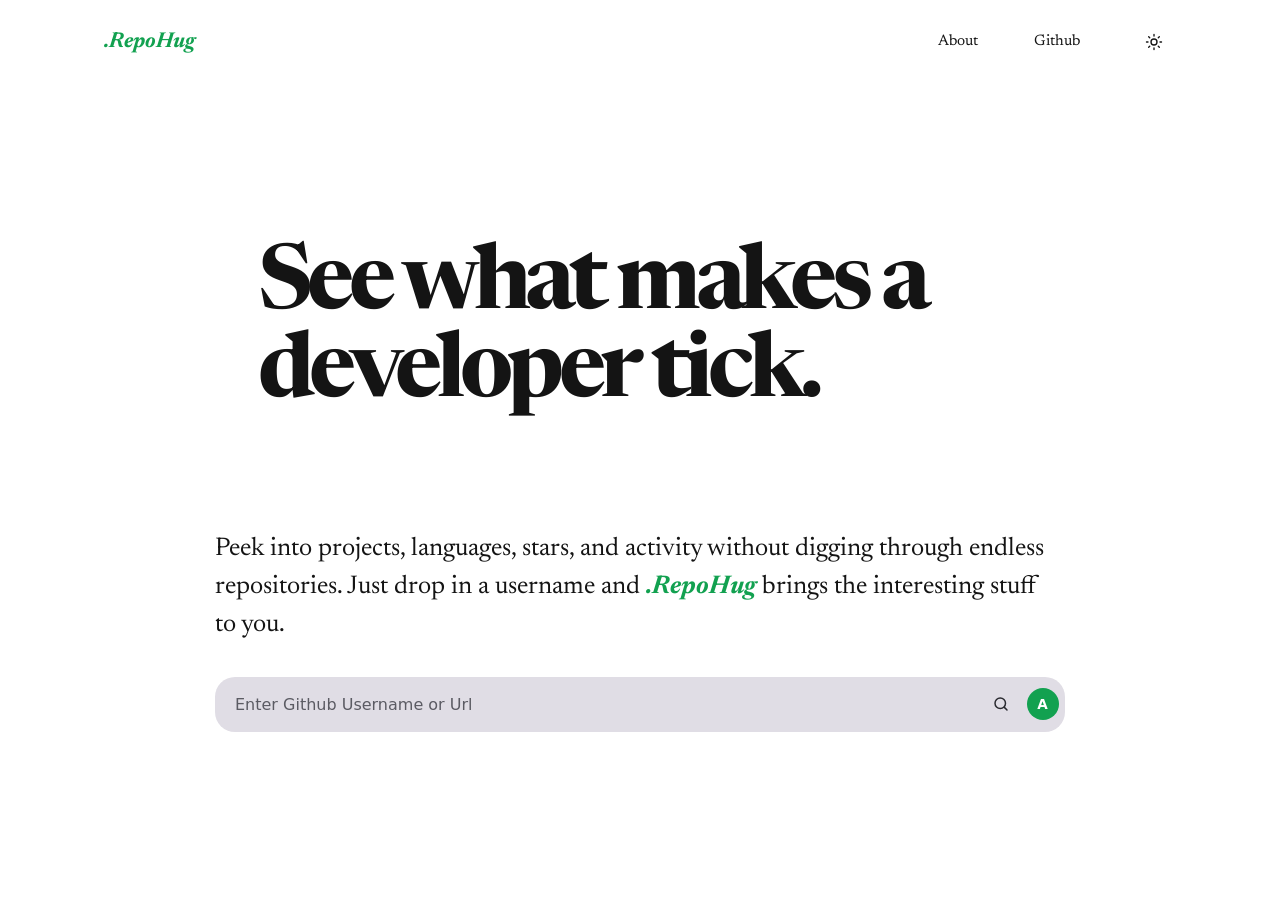
<file: OctoLens/index.html>
<!DOCTYPE html>
<html lang="en">
<head>
  <meta charset="UTF-8" />
  <meta name="viewport" content="width=device-width, initial-scale=1" />
  <title>RepoHug – See what makes a developer tick</title>
  <meta name="description" content="Peek into a developer's projects, languages, stars and activity. Enter a GitHub username and RepoHug shows you the interesting parts." />

  <!-- Set the theme BEFORE the page paints, so dark-mode visitors don't see a white flash. -->
  <script>
    (function () {
      let theme = null;
      // try/catch: localStorage can be blocked (e.g. some private modes)
      try { 
        theme = localStorage.getItem("theme"); 
      } 
      catch (e) { }
      if (theme !== "dark" && theme !== "light") {
        theme = window.matchMedia("(prefers-color-scheme: dark)")
        .matches ? "dark" : "light";
      }
      document.documentElement.dataset.theme = theme;
    })();
  </script>

  <link rel="preconnect" href="https://fonts.googleapis.com" />
  <link rel="preconnect" href="https://fonts.gstatic.com" crossorigin />
  <link href="https://fonts.googleapis.com/css2?family=Instrument+Serif:ital@0;1&family=Newsreader:ital,opsz,wght@0,6..72,400;0,6..72,700;1,6..72,700&display=swap" rel="stylesheet" />
  <link rel="stylesheet" href="styles.css" />
  <script src="theme.js" defer></script>
  <script src="script.js" defer></script>
</head>
<body>

  <header class="navbar">
    <a class="navbar__brand" href="index.html" aria-label="RepoHug home">
  <span class="navbar__wordmark1">.RepoHug</span>
</a>

    <nav aria-label="Main">
      <ul class="navbar__links">
        <li><a href="About.html">About</a></li>
        <li><a href="https://github.com" target="_blank" rel="noopener noreferrer">Github</a></li>
        <li>
          <button type="button" class="icon-button" id="theme-toggle" aria-label="Switch to dark theme">
            <!-- Both icons live in the HTML; CSS shows the right one for the current theme -->
            <svg class="icon-sun" width="18" height="18" viewBox="0 0 24 24" fill="none" stroke="currentColor"
              stroke-width="1.8" stroke-linecap="round" aria-hidden="true">
              <circle cx="12" cy="12" r="4" />
              <path d="M12 2v2M12 20v2M4.9 4.9l1.4 1.4M17.7 17.7l1.4 1.4M2 12h2M20 12h2M4.9 19.1l1.4-1.4M17.7 6.3l1.4-1.4" />
            </svg>
            <svg class="icon-moon" width="18" height="18" viewBox="0 0 24 24" fill="none" stroke="currentColor" stroke-width="1.8" stroke-linecap="round" stroke-linejoin="round" aria-hidden="true">
              <path d="M21 12.8A9 9 0 1 1 11.2 3a7 7 0 0 0 9.8 9.8z" />
            </svg>
          </button>
        </li>
      </ul>
    </nav>
  </header>

  <main>
    <section class="hero" aria-labelledby="hero-title">
      <h1 id="hero-title" class="hero__title">See what makes a developer tick.</h1>

      <p class="hero__text">
        Peek into projects, languages, stars, and activity without digging
        through endless repositories. Just drop in a username and
        <strong class="brand">.RepoHug</strong> brings the interesting stuff to you.
      </p>

      <form class="search" id="search-form" role="search" novalidate>
        <label for="github-input" class="visually-hidden">GitHub username or profile URL</label>

        <div class="search__field">
          <input
            id="github-input"
            class="search__input"
            type="text"
            placeholder="Enter Github Username or Url"
            autocomplete="off"
            autocapitalize="none"
            spellcheck="false"
          />
          <button type="submit" class="search__submit" aria-label="Search">
            <svg width="18" height="18" viewBox="0 0 24 24" fill="none" stroke="currentColor" stroke-width="2" stroke-linecap="round" aria-hidden="true">
              <circle cx="11" cy="11" r="7" />
              <path d="m20 20-3.5-3.5" />
            </svg>
          </button>
          <span class="search__avatar" id="search-avatar" aria-hidden="true">A</span>
        </div>

        <!-- Empty until JS has something to say. role="alert" makes screen readers announce it. -->
        <p class="search__error" id="search-error" role="alert" hidden></p>
      </form>
        <p class="hero__status" id="search-status" aria-live="polite" hidden></p>
      <ul id="repo-list"> </ul>

  </section>
  </main>

</body>
</html>
</file>
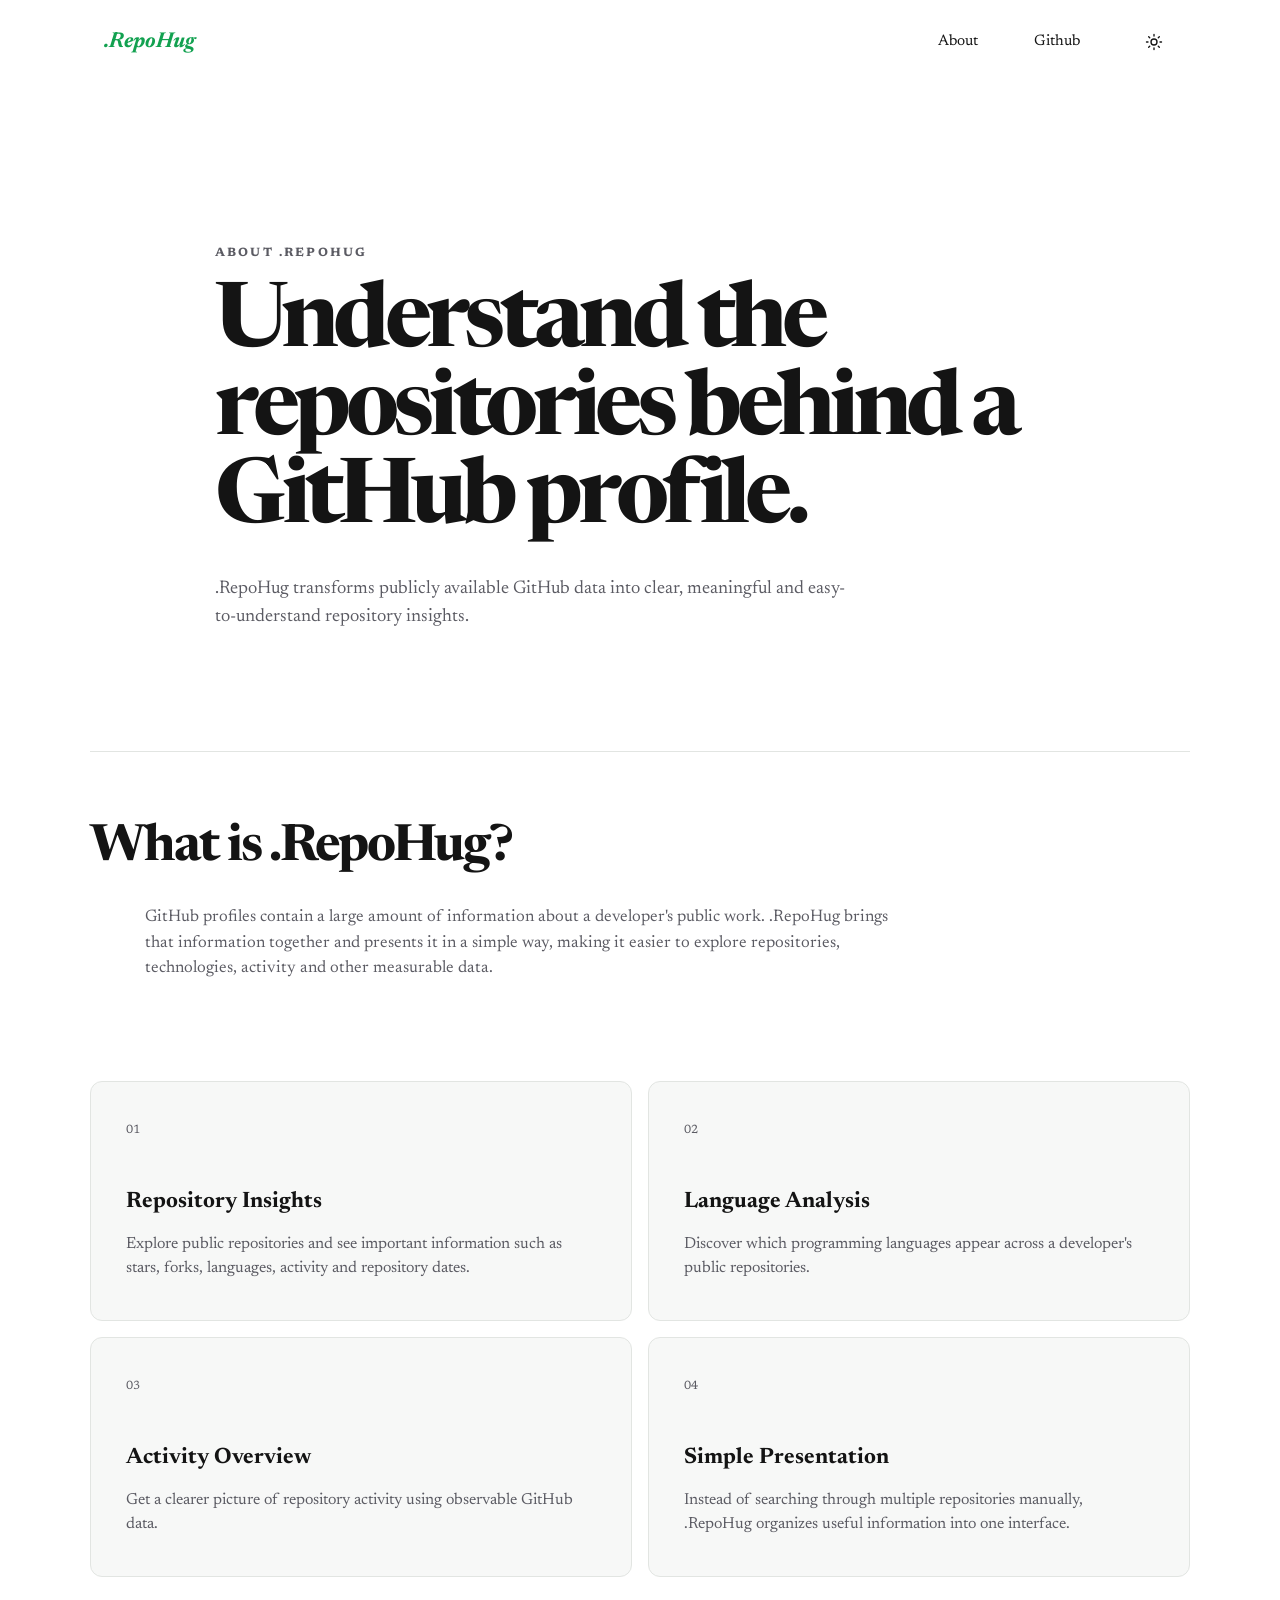
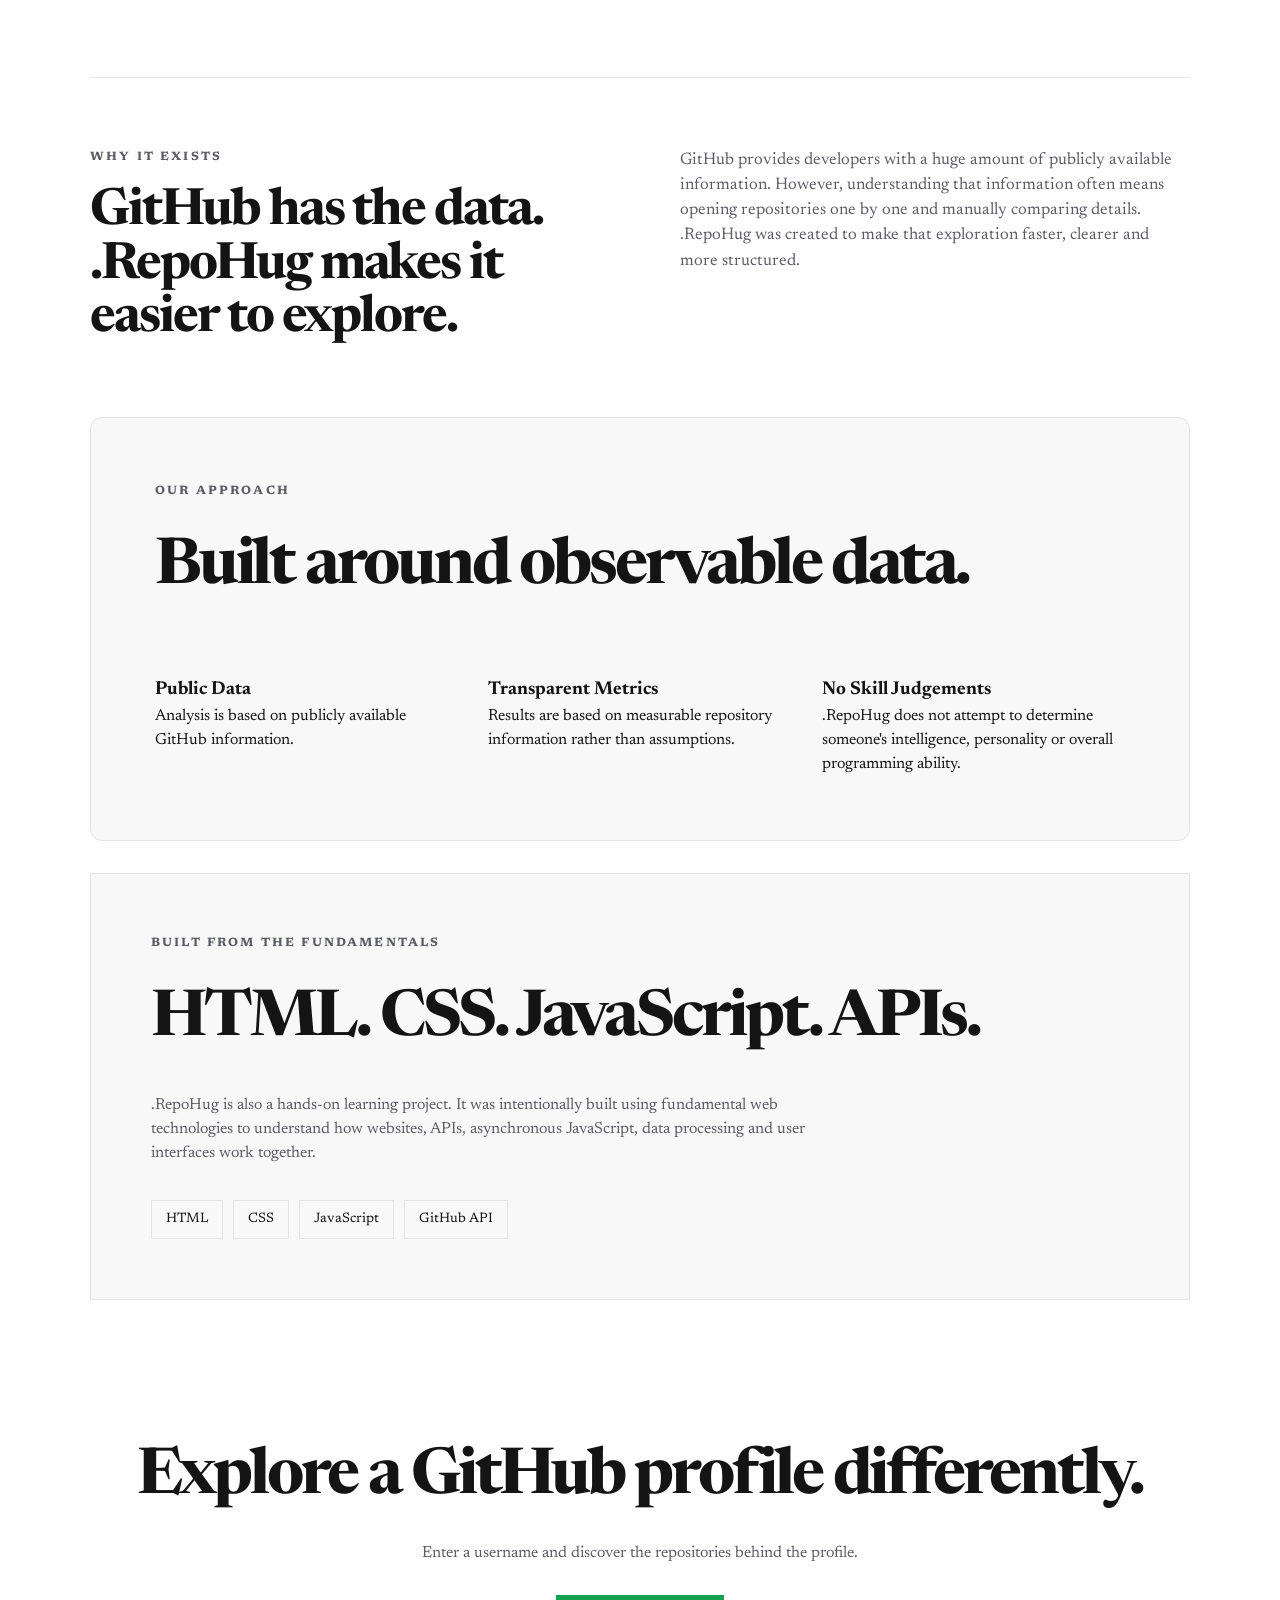
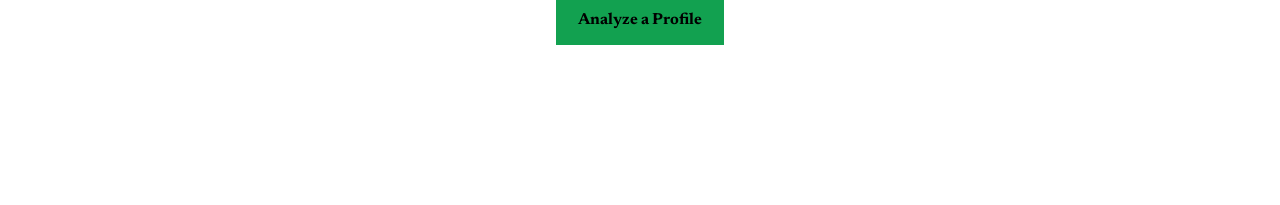
<file: OctoLens/About.html>
<!-- about.html -->
<!DOCTYPE html>
<html lang="en">
<head>
  <meta charset="UTF-8" />
  <meta name="viewport" content="width=device-width, initial-scale=1.0">
  <title>About | RepoHug</title>
  <meta name="description" content="What RepoHug is, how it works, and where its data comes from." />

 <script>
  (function () {
    let theme = null;
    // try/catch: localStorage can be blocked (e.g. some private modes)
    try { theme = localStorage.getItem("theme"); } catch (e) { }
    if (theme !== "dark" && theme !== "light") {
      theme = window.matchMedia("(prefers-color-scheme: dark)").matches ? "dark" : "light";
    }
    document.documentElement.dataset.theme = theme;
  })();
</script>

  <link rel="preconnect" href="https://fonts.googleapis.com" />
  <link rel="preconnect" href="https://fonts.gstatic.com" crossorigin />
  <link
    href="https://fonts.googleapis.com/css2?family=Instrument+Serif:ital@0;1&family=Newsreader:ital,opsz,wght@0,6..72,400;0,6..72,700;1,6..72,700&display=swap"
    rel="stylesheet" />
  <link rel="stylesheet" href="styles.css" />
  <script src="theme.js" defer></script>
</head>

<body>

  <header class="navbar">
    <a class="navbar__brand" href="index.html" aria-label="RepoHug home">
      <span class="navbar__wordmark2">.RepoHug</span>
    </a>

    <nav aria-label="Main">
      <ul class="navbar__links">
        <li><a href="About.html" aria-current="page">About</a></li>
        <li><a href="https://github.com" target="_blank" rel="noopener noreferrer">Github</a></li>
        <li>
          <button type="button" class="icon-button" id="theme-toggle" aria-label="Switch to dark theme">
            <svg class="icon-sun" width="18" height="18" viewBox="0 0 24 24" fill="none" stroke="currentColor"
              stroke-width="1.8" stroke-linecap="round" aria-hidden="true">
              <circle cx="12" cy="12" r="4" />
              <path
                d="M12 2v2M12 20v2M4.9 4.9l1.4 1.4M17.7 17.7l1.4 1.4M2 12h2M20 12h2M4.9 19.1l1.4-1.4M17.7 6.3l1.4-1.4" />
            </svg>
            <svg class="icon-moon" width="18" height="18" viewBox="0 0 24 24" fill="none" stroke="currentColor"
              stroke-width="1.8" stroke-linecap="round" stroke-linejoin="round" aria-hidden="true">
              <path d="M21 12.8A9 9 0 1 1 11.2 3a7 7 0 0 0 9.8 9.8z" />
            </svg>
          </button>
        </li>
      </ul>
    </nav>
  </header>

  <main class="about-page">
  
    <section class="hero">
      <p class="eyebrow">ABOUT <span>.REPOHUG </span></p>
      <h1>Understand the repositories behind a GitHub profile.</h1>
      <p class="hero-text">
        .RepoHug transforms publicly available GitHub data into clear,
        meaningful and easy-to-understand repository insights.
      </p>
    </section>
  
    <section class="about-section">
      <div class="section-heading">
       <h2>What is .RepoHug?</h2>
      </div>
  
      <p>
        GitHub profiles contain a large amount of information about a
        developer's public work. .RepoHug brings that information together
        and presents it in a simple way, making it easier to explore
        repositories, technologies, activity and other measurable data.
      </p>
    </section>
  
    <section class="feature-grid">
  
      <article class="feature-card">
        <span class="card-number">01</span>
        <h3>Repository Insights</h3>
        <p>
          Explore public repositories and see important information such as
          stars, forks, languages, activity and repository dates.
        </p>
      </article>
  
      <article class="feature-card">
        <span class="card-number">02</span>
        <h3>Language Analysis</h3>
        <p>
          Discover which programming languages appear across a developer's
          public repositories.
        </p>
      </article>
  
      <article class="feature-card">
        <span class="card-number">03</span>
        <h3>Activity Overview</h3>
        <p>
          Get a clearer picture of repository activity using observable
          GitHub data.
        </p>
      </article>
  
      <article class="feature-card">
        <span class="card-number">04</span>
        <h3>Simple Presentation</h3>
        <p>
          Instead of searching through multiple repositories manually,
          .RepoHug organizes useful information into one interface.
        </p>
      </article>
  
    </section>
  
    <section class="about-section split-section">
      <div>
        <p class="eyebrow">WHY IT EXISTS</p>
        <h2>GitHub has the data. .RepoHug makes it easier to explore.</h2>
      </div>
  
      <p>
        GitHub provides developers with a huge amount of publicly available
        information. However, understanding that information often means
        opening repositories one by one and manually comparing details.
        .RepoHug was created to make that exploration faster, clearer and
        more structured.
      </p>
    </section>
  
    <section class="principles">
      <p class="eyebrow">OUR APPROACH</p>
      <h2>Built around observable data.</h2>
        <div class="principles-list">
        <div>
          <h3>Public Data</h3>
          <p>Analysis is based on publicly available GitHub information.</p>
        </div>
  
        <div>
          <h3>Transparent Metrics</h3>
          <p>
            Results are based on measurable repository information rather
            than assumptions.
          </p>
        </div>
  
        <div>
          <h3>No Skill Judgements</h3>
          <p>
            .RepoHug does not attempt to determine someone's intelligence,
            personality or overall programming ability.
          </p>
        </div>
      </div>
    </section>
  
    <section class="learning-section">
      <p class="eyebrow">BUILT FROM THE FUNDAMENTALS</p>
      <h2>HTML. CSS. JavaScript. APIs.</h2>
  
      <p>
        .RepoHug is also a hands-on learning project. It was intentionally
        built using fundamental web technologies to understand how websites,
        APIs, asynchronous JavaScript, data processing and user interfaces
        work together.
      </p>
  
      <div class="tech-stack">
        <span>HTML</span>
        <span>CSS</span>
        <span>JavaScript</span>
        <span>GitHub API</span>
      </div>
    </section>
  
    <section class="cta">
      <h2>Explore a GitHub profile differently.</h2>
      <p>Enter a username and discover the repositories behind the profile.</p>
      <a href="index.html">Analyze a Profile</a>
    </section>
  
  </main>
</body>
</html>
</file>
<file: OctoLens/styles.css>
/* ---------- Design tokens (light is default) ---------- */
:root {
  --bg: #ffffff;
  --surface: #f7f8f7;
  --border: #e2e5e2;
  --text: #141414;
  --muted: #5b5b63;
  --brand: #12a150;
  --accent: #12a150;
  --field: #e0dde5;
  --field-text: #2a2a30;
  --focus: #18d168;
  --error: #c0392b;

  --font-display: "Instrument Serif", Georgia, serif;
  --font-body: "Newsreader", Georgia, serif;

  --gutter: clamp(1rem, 4vw, 2.5rem);
}

:root[data-theme="dark"] {
  --bg: #101114;
  --surface: #191a1f;
  --border: #303238;
  --text: #f2f1ee;
  --muted: #a6a6b0;
  --brand: #3ddc84;
  --accent: #3ddc84;
  --field: #2a2a32;
  --field-text: #f2f1ee;
  --focus: #3ddc84;
  --error: #ff8a7a;
}

/* ---------- Base ---------- */
*, *::before, *::after {
  margin: 0;
  padding: 0;
  box-sizing: border-box; /* Includes padding and borders in the element's total width */
}
*{
  outline: 1 px solid red !important;
}
/* --- Base Mobile Styles --- */
.sidebar {
  width: 100%; /* Stacks on top of or below other elements */
}

/* --- Tablet / Desktop Styles (Screens wider than 768px) --- */
@media (min-width: 768px) {
  .sidebar {
    width: 25%; /* Becomes a side-by-side panel on wider screens */
  }
}


body {
  margin: 0;
  background: var(--bg);
  color: var(--text);
  font-family: var(--font-body);
  line-height: 1.5;
  -webkit-font-smoothing: antialiased;
  overflow: auto;
}

a { color: inherit; }

:focus-visible {
  outline: 3px solid var(--focus);
  outline-offset: 3px;
  border-radius: 4px;
}

/* The [hidden] attribute must beat any display rule we set later. */
[hidden] { display: none !important; }

.visually-hidden {
  position: absolute;
  width: 1px;
  height: 1px;
  overflow: hidden;
  clip-path: inset(50%);
  white-space: nowrap;
}

.brand { color: var(--brand); font-style: italic; }

/* ---------- Navbar ---------- */
.navbar {
  display: flex;
  align-items: center;
  justify-content: space-between;
  gap: 1rem;
  max-width: 72rem;
  margin: 0 auto;
  padding: 1.25rem var(--gutter);
}

.navbar__brand {
  display: inline-flex;
  align-items: center;
  gap: 0.5rem;
  text-decoration: none;
}

.navbar__wordmark1 {
  font-style: italic;
  font-weight: 700;
  font-size: 1.35rem;
  color: var(--brand);
}
.navbar__wordmark2 {
  font-style: italic;
  font-weight: 700;
  font-size: 1.35rem;
  color: var(--brand);
}

.navbar__links {
  display: flex;
  align-items: center;
  gap: clamp(1rem, 4vw, 3rem);
  margin: 0;
  padding: 0;
  list-style: none;
  font-size: 0.95rem;
}

.navbar__links a {
  text-decoration: none;
  padding: 0.5rem 0.25rem;       /* bigger touch target */
}
.navbar__links a:hover { color: var(--brand); }

.icon-button {
  display: grid;
  place-items: center;
  width: 2.75rem;                /* 44px minimum touch target */
  height: 2.75rem;
  border: 0;
  border-radius: 20px;
  background: transparent;
  color: var(--text);
  cursor: pointer;
}
.icon-button:hover { background: var(--field); }

/* Show the sun in light theme, the moon in dark theme */
.icon-moon { display: none; }
:root[data-theme="dark"] .icon-sun  { display: none; }
:root[data-theme="dark"] .icon-moon { display: block; }

/* ---------- Hero ---------- */
.hero {
  max-width: 40rem;
  margin: 0 auto;
  padding: clamp(3rem, 12vh, 7rem) var(--gutter) 6rem;
  animation-name: hero-fade-in;
  animation-duration: 0.8s;
  animation-timing-function: ease-in-out;
}
@keyframes hero-fade-in {
  from { opacity: 0; transform: translateY(100px); }
  to   { opacity: 1; transform: translateY(0); }
}

.hero__title {
  width: min(1100px, 90%);
    margin: auto;
    padding: 80px 0;
  }

.hero__text {
  margin: 0 0 2rem;
  font-size: clamp(1.25rem, 2.6vw, 1.6rem);
  text-wrap: pretty;
}

.hero__status { margin-top: 1.5rem; color: var(--muted); }

/* ---------- Search ---------- */
.search { width: 100%; }

.search__field {
  display: flex;
  align-items: center;
  gap: 0.25rem;
  padding: 0.35rem 0.4rem 0.35rem 1.25rem;
  background: var(--field);
  border-radius: 20px;
}
.search__field:focus-within {
  outline: 3px solid var(--focus);
  outline-offset: 3px;
}

.search__input {
  flex: 1;
  min-width: 0;                  /* lets the input shrink on narrow phones */
  height: 2.75rem;
  border: 0;
  background: transparent;
  color: var(--field-text);
  font-family: system-ui, sans-serif;
  font-size: 1rem;               /* 16px+ stops iOS zooming in on focus */
}
.search__input::placeholder { color: var(--muted); }
.search__input:focus { outline: none; }  /* the ring is drawn on .search__field */

.search__submit {
  display: grid;
  place-items: center;
  width: 2.75rem;
  height: 2.75rem;
  border: 0;
  border-radius: 20px;
  background: transparent;
  color: var(--field-text);
  cursor: pointer;
}
.search__submit:hover { color: var(--brand); }

.search__avatar {
  display: grid;
  place-items: center;
  flex: none;
  width: 2rem;
  height: 2rem;
  border-radius: 20px;
  background: var(--brand);
  color: #fff;
  font-family: system-ui, sans-serif;
  font-size: 0.85rem;
  font-weight: 600;
}

.search__error {
  margin: 0.75rem 1.25rem 0;
  color: var(--error);
  font-size: 0.95rem;
}

@media (prefers-reduced-motion: reduce) {
  * { transition: none !important; animation: none !important; }
}

/*-------Repo list-------*/
#repo-list {
  list-style: none;
  padding: 0;
  margin: 2rem 0 0;
  display: grid;
  gap: 1rem;
  grid-template-columns: repeat(auto-fill, minmax(280px, 1fr));
  text-align: left;
}

.repo-card {
  padding: 1rem 1.25rem;
  border: 1px solid color-mix(in srgb, currentColor 20%, transparent);
  border-radius: 12px;
}

.repo-title {
   margin: 0 0 0.5rem;
}
.repo-details { 
  display: grid; grid-template-columns: auto 1fr; gap: 0.25rem 1rem; font-size: 0.9rem;
}
.repo-details dt {
   opacity: 0.7; 
}
.repo-details dd {
   margin: 0;
}

.badge {
  display: inline-block;
  margin: 0 0.35rem 0.35rem 0;
  padding: 0.1rem 0.6rem;
  border: 1px solid color-mix(in srgb, currentColor 30%, transparent);
  border-radius: 999px;
  font-size: 0.8rem;
}

/* ---------- About page ---------- */
.about-page {
  width: min(1100px, 90%);
  margin: auto;
  padding: 80px 0;
  height: 100%;
}

/* HERO */

.hero {
  max-width: 850px;
  padding: 80px 0 120px;
}

.eyebrow {
  color: var(--muted);
  font-size: 0.75rem;
  font-weight: 700;
  letter-spacing: 0.18em;
  margin-bottom: 20px;
}

.hero h1 {
  font-size: clamp(2.8rem, 7vw, 6rem);
  line-height: 0.98;
  letter-spacing: -0.06em;
  margin-bottom: 30px;
}

.hero-text {
  max-width: 650px;
  color: var(--muted);
  font-size: 1.15rem;
}

/* SECTIONS */

.about-section {
  border-top: 1px solid var(--border);
  padding: 70px 0;
}

.section-heading {
  display: flex;
  gap: 25px;
  align-items: start;
  margin-bottom: 30px;
}

.section-heading span {
  color: var(--muted);
  font-size: 0.8rem;
}

.section-heading h2,
.about-section h2 {
  font-size: clamp(2rem, 4vw, 3.5rem);
  line-height: 1.05;
  letter-spacing: -0.04em;
}

.about-section>p {
  max-width: 750px;
  margin-left: 55px;
  color: var(--muted);
  font-size: 1.05rem;
}

/* CARDS */

.feature-grid {
  display: grid;
  grid-template-columns: repeat(2, 1fr);
  gap: 16px;
  padding: 30px 0 100px;
}

.feature-card {
  background: var(--surface);
  background-clip: border-box;
  border: 1px solid var(--border);
  border-radius: 12px;
  
    background: var(--surface);
    
  padding: 35px;
  min-height: 240px;
  transition: transform 0.25s ease, border-color 0.25s ease;
}

.feature-card:hover {
  transform: translateY(-5px);
  border-color: #4b535e;
}

.card-number {
  color: var(--muted);
  font-size: 0.75rem;
}

.feature-card h3 {
  margin: 45px 0 12px;
  font-size: 1.4rem;
}

.feature-card p {
  color: var(--muted);
}

/* SPLIT SECTION */

.split-section {
  display: grid;
  grid-template-columns: 1fr 1fr;
  gap: 80px;
}

.split-section>p {
  margin: 0;
}

/* PRINCIPLES */

.principles {
  margin: 0 0 2rem;
  padding: clamp(2rem, 6vw, 4rem);
  border: 1px solid var(--border);
  border-radius: 12px;
  background: var(--surface);
}

.principles:hover {
  transform: translateY(-5px);
  border-color: #4b535e;
}

.principles h2 {
  font-size: clamp(2rem, 5vw, 4rem);
  letter-spacing: -0.05em;
  margin-bottom: 60px;
}

.principles-list {
  display: grid;
  grid-template-columns: repeat(3, 1fr);
  gap: 30px;
}

.principle-list div {
  padding: 20px;
  border: 1px solid var(--border);
  border-radius: 8px;
  background: var(--bg);
}

.principle-list h3 {
  margin-bottom: 10px;
}

.principle-list p {
  color: var(--muted);
}

/* LEARNING */

.learning-section {
  background: var(--surface);
  border: 1px solid var(--border);
  padding: 60px;
}

.learning-section h2 {
  font-size: clamp(2rem, 5vw, 4rem);
  letter-spacing: -0.05em;
  margin-bottom: 25px;
}

.learning-section>p {
  max-width: 700px;
  color: var(--muted);
}

.tech-stack {
  display: flex;
  flex-wrap: wrap;
  gap: 10px;
  margin-top: 35px;
}

.tech-stack span {
  border: 1px solid var(--border);
  padding: 8px 14px;
  font-size: 0.85rem;
}

/* CTA */

.cta {
  text-align: center;
  padding: 130px 20px 80px;
}

.cta h2 {
  font-size: clamp(2rem, 5vw, 4rem);
  letter-spacing: -0.05em;
  margin-bottom: 15px;
}

.cta p {
  color: var(--muted);
  margin-bottom: 30px;
}

.cta a {
  display: inline-block;
  background: var(--accent);
  color: #000;
  padding: 13px 22px;
  text-decoration: none;
  font-weight: 700;
  transition: opacity 0.2s ease;
}

.cta a:hover {
  opacity: 0.8;
}

/* MOBILE */

@media (max-width: 700px) {

  .about-page {
    padding: 40px 0;
  }

  .hero {
    padding: 50px 0 80px;
  }

  .feature-grid,
  .principle-list,
  .split-section {
    grid-template-columns: 1fr;
  }

  .about-section>p {
    margin-left: 0;
  }

  .section-heading {
    flex-direction: column;
    gap: 10px;
  }

  .learning-section {
    padding: 35px 25px;
  }
}
</file>
